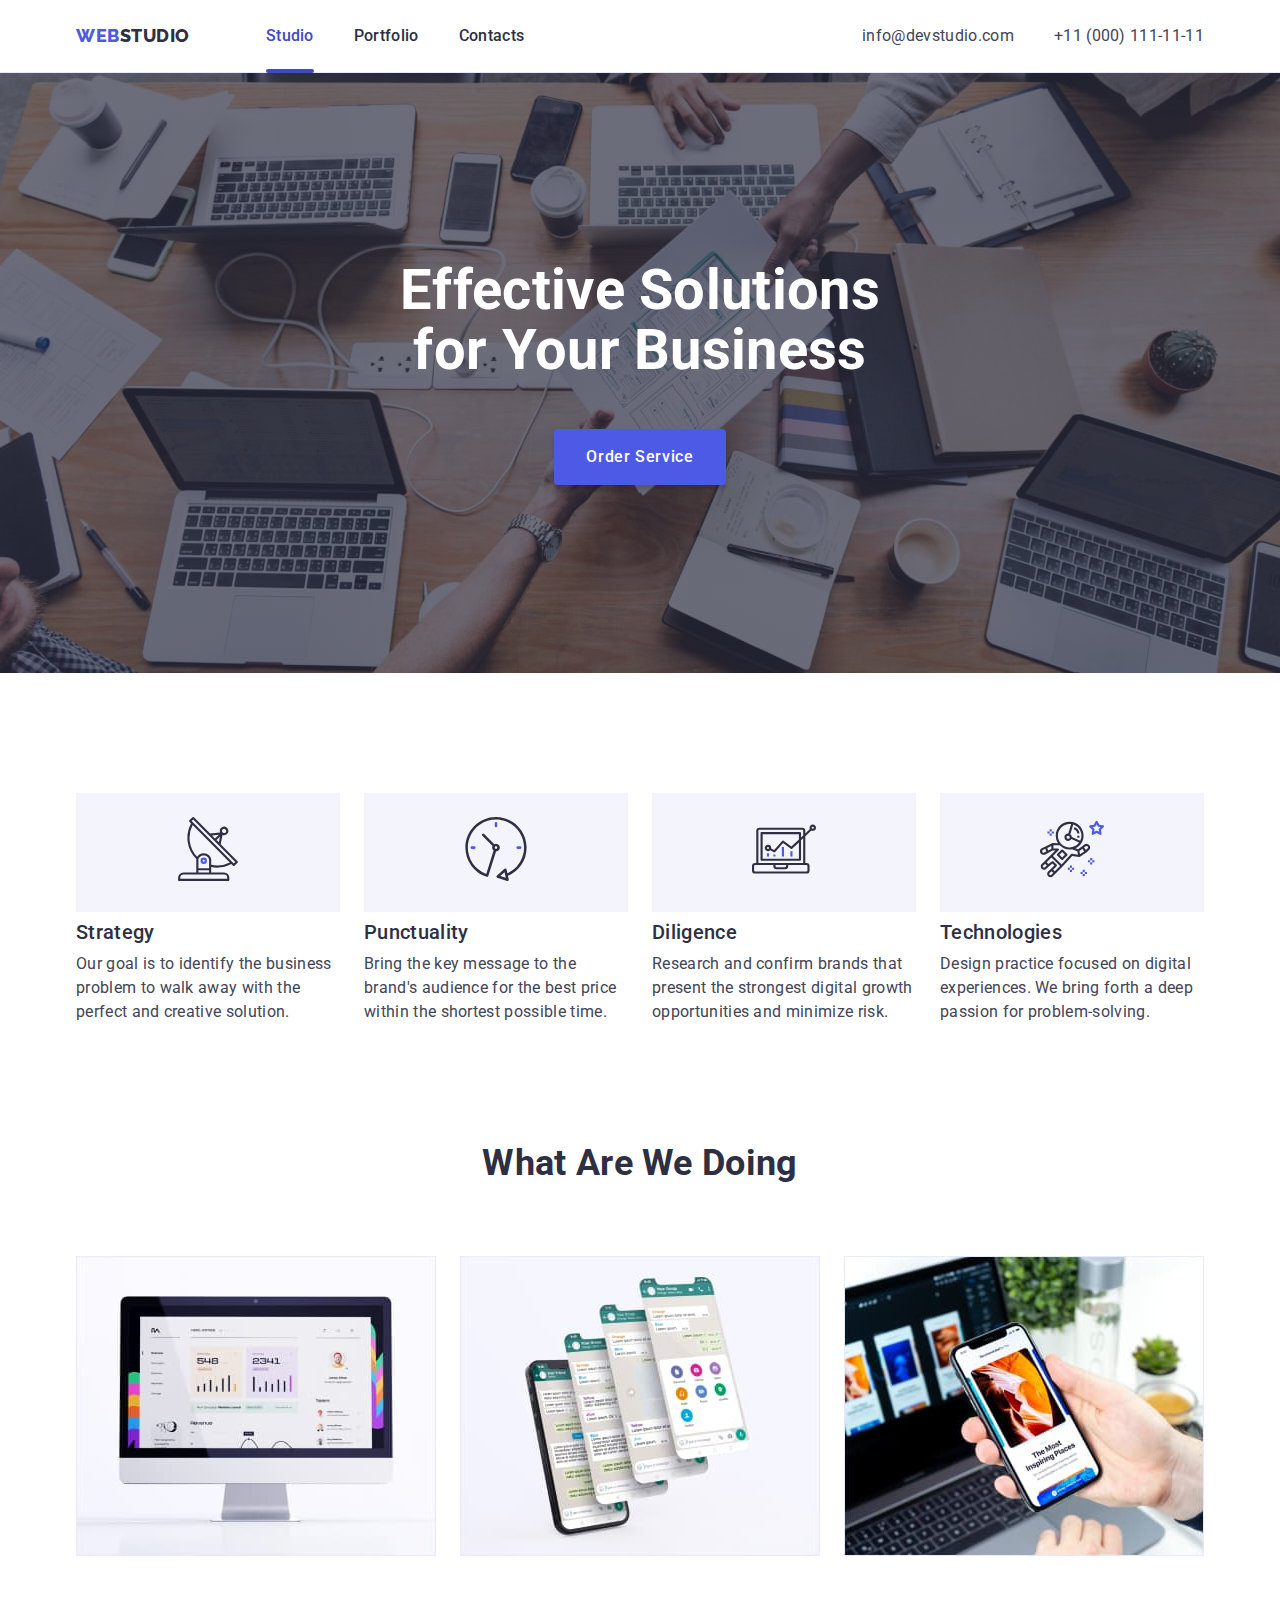
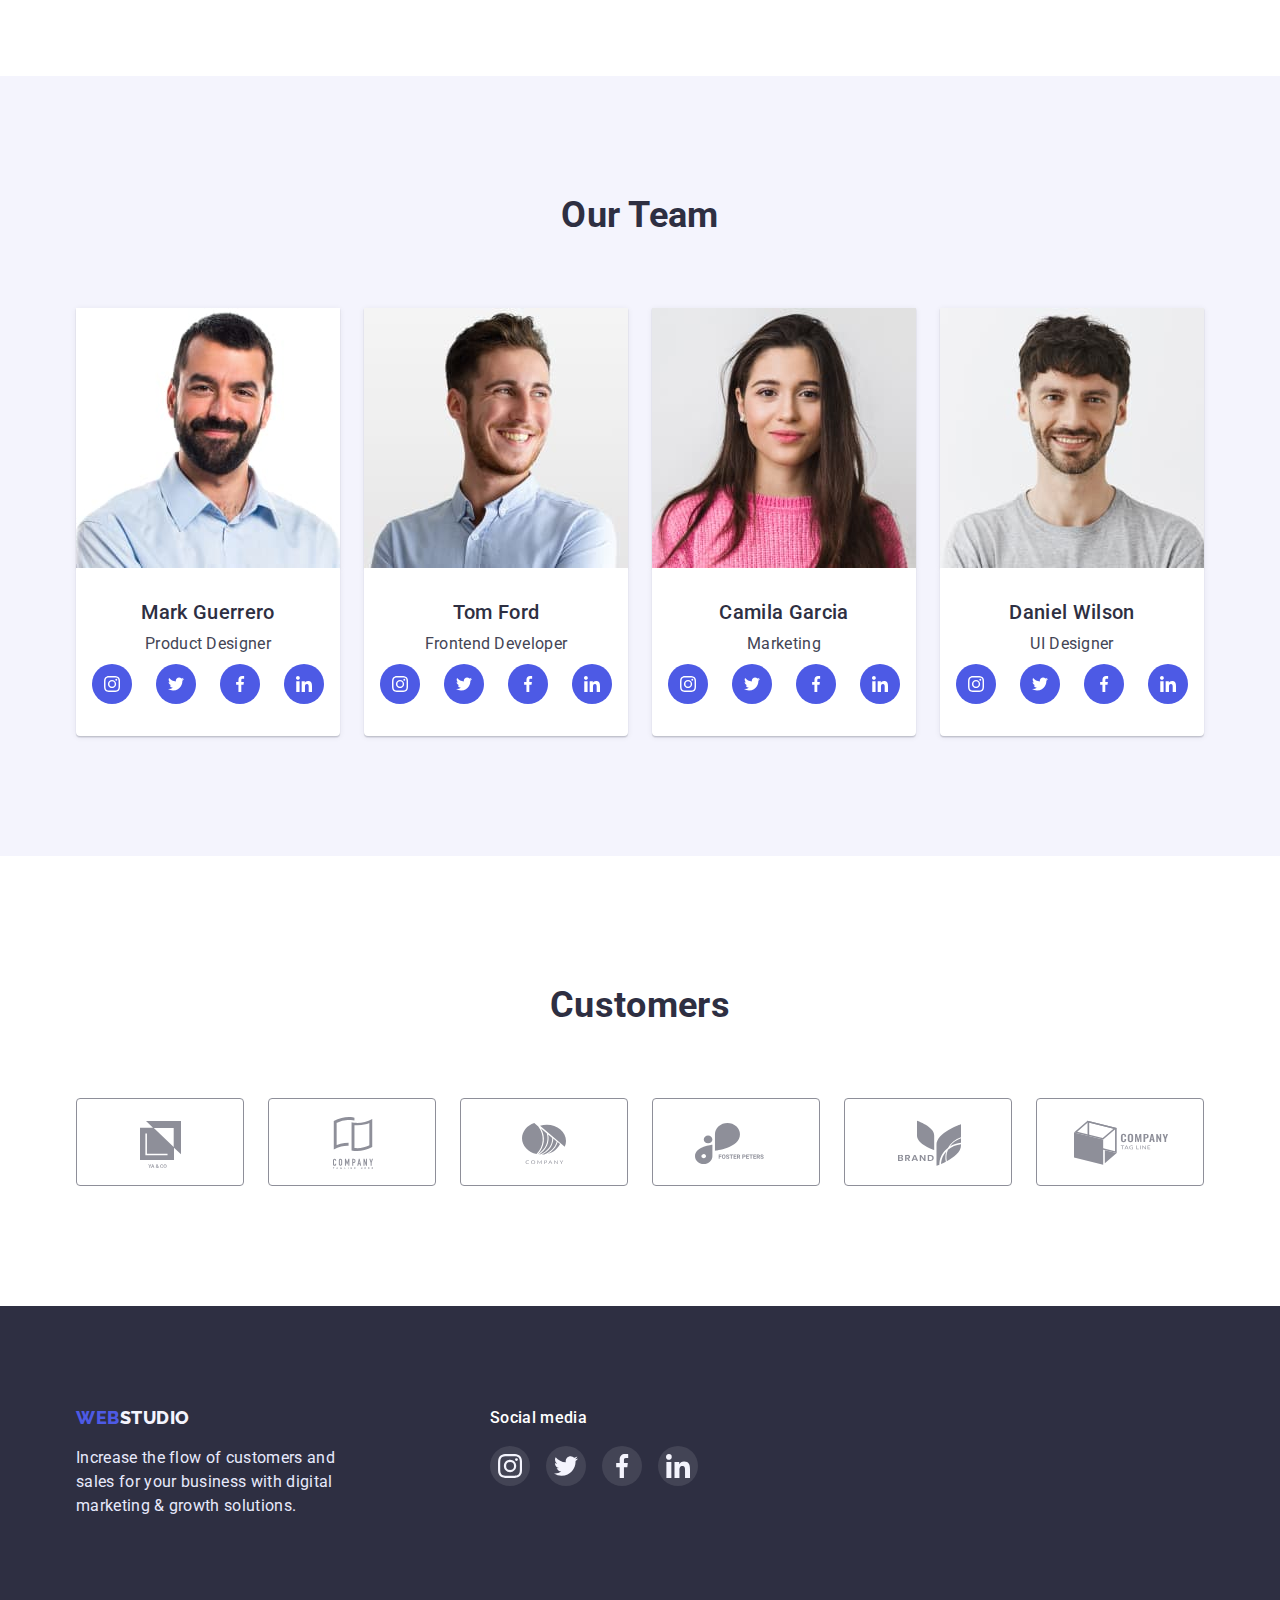
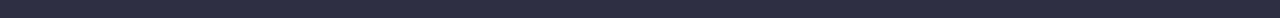
<file: index.html>
<!DOCTYPE html>
<html lang="en">
  <head>
    <meta charset="UTF-8" />
    <meta http-equiv="X-UA-Compatible" content="IE=edge" />
    <meta name="viewport" content="width=device-width, initial-scale=1.0" />
    <link rel="preconnect" href="https://fonts.googleapis.com" />
    <link rel="preconnect" href="https://fonts.gstatic.com" crossorigin />
    <link
      href="https://fonts.googleapis.com/css2?family=Raleway:wght@800&family=Roboto:wght@400;500;700;900&display=swap"
      rel="stylesheet"
    />
    <title>Studio</title>
    <link
      rel="stylesheet"
      href="https://cdnjs.cloudflare.com/ajax/libs/modern-normalize/1.0.0/modern-normalize.min.css"
    />
    <link rel="stylesheet" href="./css/styles.css" />
  </head>
  <body>
    <header class="header">
      <div class="header-container container">
        <nav class="header-nav">
          <a class="logo link" href="./index.html"
            >Web<span class="logo-dark">Studio</span></a
          >
          <ul class="header-list list">
            <li class="header-item">
              <a class="header-link link current" href="" aria-current="page"
                >Studio</a
              >
            </li>
            <li class="header-item">
              <a class="header-link link" href="./portfolio.html">Portfolio</a>
            </li>
            <li class="header-item">
              <a class="header-link link" href="">Contacts</a>
            </li>
          </ul>
        </nav>
        <address class="header-contact">
          <ul class="header-contact-list list">
            <li class="header-contact-item">
              <a
                class="header-contact-link link"
                href="mailto:info@devstudio.com"
                >info@devstudio.com</a
              >
            </li>
            <li class="header-contact-item">
              <a class="header-contact-link link" href="tel:++110001111111"
                >+11 (000) 111-11-11</a
              >
            </li>
          </ul>
        </address>
      </div>
    </header>
    <main>
      <!-- hero section-->
      <section class="hero-section section">
        <div class="hero-container container">
          <h1 class="hero-heading">Effective Solutions for Your Business</h1>
          <button class="hero-button btn" type="button" data-modal-open>
            Order Service
          </button>
          <div class="backdrop is-hidden" data-modal>
            <div class="modal">
              <button class="modal-close-btn" type="button" data-modal-close>
                <svg class="modal-close-icon" width="8" height="8">
                  <use href="./images/icons.svg#close-black"></use>
                </svg>
              </button>
            </div>
          </div>
        </div>
      </section>

      <!-- Section 1 -->
      <section class="features-section section">
        <div class="features-container container">
          <h2 class="visually-hidden">Our features</h2>
          <ul class="features-list flex-list list">
            <li class="features-item">
              <div class="features-icon-container">
                <svg class="features-icon" width="64" height="64">
                  <use href="./images/icons.svg#antenna"></use>
                </svg>
              </div>
              <h3 class="features-title undertitle">Strategy</h3>
              <p class="features-txt">
                Our goal is to identify the business problem to walk away with
                the perfect and creative solution.
              </p>
            </li>
            <li class="features-item">
              <div class="features-icon-container">
                <svg class="features-icon" width="64" height="64">
                  <use href="./images/icons.svg#clock"></use>
                </svg>
              </div>
              <h3 class="features-title undertitle">Punctuality</h3>
              <p class="features-txt">
                Bring the key message to the brand's audience for the best price
                within the shortest possible time.
              </p>
            </li>
            <li class="features-item">
              <div class="features-icon-container">
                <svg class="features-icon" width="64" height="64">
                  <use href="./images/icons.svg#diagram"></use>
                </svg>
              </div>
              <h3 class="features-title undertitle">Diligence</h3>
              <p class="features-txt">
                Research and confirm brands that present the strongest digital
                growth opportunities and minimize risk.
              </p>
            </li>
            <li class="features-item">
              <div class="features-icon-container">
                <svg class="features-icon" width="64" height="64">
                  <use href="./images/icons.svg#astronaut"></use>
                </svg>
              </div>
              <h3 class="features-title undertitle">Technologies</h3>
              <p class="features-txt">
                Design practice focused on digital experiences. We bring forth a
                deep passion for problem-solving.
              </p>
            </li>
          </ul>
        </div>
      </section>

      <!-- Section 2 -->
      <section class="works-section section">
        <div class="works-container container">
          <h2 class="works-title title">What are we doing</h2>
          <ul class="works-list flex-list list">
            <li class="works-item">
              <img
                class="works-img"
                src="./images/what-are-we-doing/rectangle1.jpg"
                alt="example of design"
                width="360"
                height="300"
              />
            </li>
            <li class="works-item">
              <img
                class="works-img"
                src="./images/what-are-we-doing/rectangle2.jpg"
                alt="another example of design"
                width="360"
                height="300"
              />
            </li>
            <li class="works-item">
              <img
                class="works-img"
                src="./images/what-are-we-doing/rectangle3.jpg"
                alt="and another one example of design"
                width="360"
                height="300"
              />
            </li>
          </ul>
        </div>
      </section>

      <!-- Section 3 -->
      <section class="team-section section">
        <div class="team-container container">
          <h2 class="team-title title">Our Team</h2>
          <ul class="team-list flex-list list">
            <li class="team-item">
              <img
                class="team-img"
                src="./images/our-team/img1.jpg"
                alt="photo of Mark Guerrero"
                width="264"
                height="260"
              />
              <div class="team-description-container">
                <h3 class="team-undertitle undertitle">Mark Guerrero</h3>
                <p class="team-txt">Product Designer</p>
                <ul class="team-social-list flex-list list">
                  <li class="team-social-item">
                    <a
                      class="team-social-link link"
                      href=""
                      target="_blank"
                      rel="noopener noreferrer"
                      aria-label="Instagram link"
                    >
                      <svg class="team-social-icon" width="16" height="16">
                        <use href="./images/icons.svg#instagram"></use>
                      </svg>
                    </a>
                  </li>
                  <li class="team-social-item">
                    <a
                      class="team-social-link link"
                      href=""
                      target="_blank"
                      rel="noopener noreferrer"
                      aria-label="Twitter link"
                    >
                      <svg class="team-social-icon" width="16" height="16">
                        <use href="./images/icons.svg#twitter"></use>
                      </svg>
                    </a>
                  </li>
                  <li class="team-social-item">
                    <a
                      class="team-social-link link"
                      href=""
                      target="_blank"
                      rel="noopener noreferrer"
                      aria-label="Facebook link"
                    >
                      <svg class="team-social-icon" width="16" height="16">
                        <use href="./images/icons.svg#facebook"></use>
                      </svg>
                    </a>
                  </li>
                  <li class="team-social-item">
                    <a
                      class="team-social-link link"
                      href=""
                      target="_blank"
                      rel="noopener noreferrer"
                      aria-label="Linkedin link"
                      ><svg class="team-social-icon" width="16" height="16">
                        <use href="./images/icons.svg#linkedin"></use>
                      </svg>
                    </a>
                  </li>
                </ul>
              </div>
            </li>
            <li class="team-item">
              <img
                class="team-img"
                src="./images/our-team/img2.jpg"
                alt="photo of Tom Ford"
                width="264"
                height="260"
              />
              <div class="team-description-container">
                <h3 class="team-undertitle undertitle">Tom Ford</h3>
                <p class="team-txt">Frontend Developer</p>
                <ul class="team-social-list flex-list list">
                  <li class="team-social-item">
                    <a
                      class="team-social-link link"
                      href=""
                      target="_blank"
                      rel="noopener noreferrer"
                      aria-label="Instagram link"
                      ><svg class="team-social-icon" width="16" height="16">
                        <use href="./images/icons.svg#instagram"></use>
                      </svg>
                    </a>
                  </li>
                  <li class="team-social-item">
                    <a
                      class="team-social-link link"
                      href=""
                      target="_blank"
                      rel="noopener noreferrer"
                      aria-label="Twitter link"
                      ><svg class="team-social-icon" width="16" height="16">
                        <use href="./images/icons.svg#twitter"></use>
                      </svg>
                    </a>
                  </li>
                  <li class="team-social-item">
                    <a
                      class="team-social-link link"
                      href=""
                      target="_blank"
                      rel="noopener noreferrer"
                      aria-label="Facebook link"
                      ><svg class="team-social-icon" width="16" height="16">
                        <use href="./images/icons.svg#facebook"></use>
                      </svg>
                    </a>
                  </li>
                  <li class="team-social-item">
                    <a
                      class="team-social-link link"
                      href=""
                      target="_blank"
                      rel="noopener noreferrer"
                      aria-label="Linkedin link"
                      ><svg class="team-social-icon" width="16" height="16">
                        <use href="./images/icons.svg#linkedin"></use>
                      </svg>
                    </a>
                  </li>
                </ul>
              </div>
            </li>
            <li class="team-item">
              <img
                class="team-img"
                src="./images/our-team/img3.jpg"
                alt="photo of Camila Garcia"
                width="264"
                height="260"
              />
              <div class="team-description-container">
                <h3 class="team-undertitle undertitle">Camila Garcia</h3>
                <p class="team-txt">Marketing</p>
                <ul class="team-social-list flex-list list">
                  <li class="team-social-item">
                    <a
                      class="team-social-link link"
                      href=""
                      target="_blank"
                      rel="noopener noreferrer"
                      aria-label="Instagram link"
                      ><svg class="team-social-icon" width="16" height="16">
                        <use href="./images/icons.svg#instagram"></use>
                      </svg>
                    </a>
                  </li>
                  <li class="team-social-item">
                    <a
                      class="team-social-link link"
                      href=""
                      target="_blank"
                      rel="noopener noreferrer"
                      aria-label="Twitter link"
                      ><svg class="team-social-icon" width="16" height="16">
                        <use href="./images/icons.svg#twitter"></use>
                      </svg>
                    </a>
                  </li>
                  <li class="team-social-item">
                    <a
                      class="team-social-link link"
                      href=""
                      target="_blank"
                      rel="noopener noreferrer"
                      aria-label="Facebook link"
                      ><svg class="team-social-icon" width="16" height="16">
                        <use href="./images/icons.svg#facebook"></use>
                      </svg>
                    </a>
                  </li>
                  <li class="team-social-item">
                    <a
                      class="team-social-link link"
                      href=""
                      target="_blank"
                      rel="noopener noreferrer"
                      aria-label="Linkedin link"
                      ><svg class="team-social-icon" width="16" height="16">
                        <use href="./images/icons.svg#linkedin"></use>
                      </svg>
                    </a>
                  </li>
                </ul>
              </div>
            </li>
            <li class="team-item">
              <img
                class="team-img"
                src="./images/our-team/img4.jpg"
                alt="photo of Daniel Wilson"
                width="264"
                height="260"
              />
              <div class="team-description-container">
                <h3 class="team-undertitle undertitle">Daniel Wilson</h3>
                <p class="team-txt">UI Designer</p>
                <ul class="team-social-list flex-list list">
                  <li class="team-social-item">
                    <a
                      class="team-social-link link"
                      href=""
                      target="_blank"
                      rel="noopener noreferrer"
                      aria-label="Instagram link"
                      ><svg class="team-social-icon" width="16" height="16">
                        <use href="./images/icons.svg#instagram"></use>
                      </svg>
                    </a>
                  </li>
                  <li class="team-social-item">
                    <a
                      class="team-social-link link"
                      href=""
                      target="_blank"
                      rel="noopener noreferrer"
                      aria-label="Twitter link"
                      ><svg class="team-social-icon" width="16" height="16">
                        <use href="./images/icons.svg#twitter"></use>
                      </svg>
                    </a>
                  </li>
                  <li class="team-social-item">
                    <a
                      class="team-social-link link"
                      href=""
                      target="_blank"
                      rel="noopener noreferrer"
                      aria-label="Facebook link"
                      ><svg class="team-social-icon" width="16" height="16">
                        <use href="./images/icons.svg#facebook"></use>
                      </svg>
                    </a>
                  </li>
                  <li class="team-social-item">
                    <a
                      class="team-social-link link"
                      href=""
                      target="_blank"
                      rel="noopener noreferrer"
                      aria-label="Linkedin link"
                      ><svg class="team-social-icon" width="16" height="16">
                        <use href="./images/icons.svg#linkedin"></use>
                      </svg>
                    </a>
                  </li>
                </ul>
              </div>
            </li>
          </ul>
        </div>
      </section>

      <!-- customers section -->
      <section class="custromers-section section">
        <div class="customers-container container">
          <h2 class="customers-title title">Customers</h2>
          <ul class="customers-list flex-list list">
            <li class="customers-item">
              <a
                class="customers-link link"
                href=""
                target="_blank"
                rel="noopener noreferrer"
              >
                <svg class="customers-icon" width="104" height="56">
                  <use href="./images/icons.svg#logo1"></use>
                </svg>
              </a>
            </li>
            <li class="customers-item">
              <a
                class="customers-link link"
                href=""
                target="_blank"
                rel="noopener noreferrer"
                ><svg class="customers-icon" width="104" height="56">
                  <use href="./images/icons.svg#logo2"></use>
                </svg>
              </a>
            </li>
            <li class="customers-item">
              <a
                class="customers-link link"
                href=""
                target="_blank"
                rel="noopener noreferrer"
                ><svg class="customers-icon" width="104" height="56">
                  <use href="./images/icons.svg#logo3"></use>
                </svg>
              </a>
            </li>
            <li class="customers-item">
              <a
                class="customers-link link"
                href=""
                target="_blank"
                rel="noopener noreferrer"
                ><svg class="customers-icon" width="104" height="56">
                  <use href="./images/icons.svg#logo4"></use>
                </svg>
              </a>
            </li>
            <li class="customers-item">
              <a
                class="customers-link link"
                href=""
                target="_blank"
                rel="noopener noreferrer"
                ><svg class="customers-icon" width="104" height="56">
                  <use href="./images/icons.svg#logo5"></use>
                </svg>
              </a>
            </li>
            <li class="customers-item">
              <a
                class="customers-link link"
                href=""
                target="_blank"
                rel="noopener noreferrer"
                ><svg class="customers-icon" width="104" height="56">
                  <use href="./images/icons.svg#logo6"></use>
                </svg>
              </a>
            </li>
          </ul>
        </div>
      </section>
    </main>
    <!-- footer section-->
    <footer class="footer">
      <div class="footer-container container">
        <div class="footer-logo-container">
          <a class="footer-logo logo link" href="./index.html"
            >Web<span class="footer-logo-light">Studio</span></a
          >
          <p class="footer-txt">
            Increase the flow of customers and sales for your business with
            digital marketing &amp; growth solutions.
          </p>
        </div>
        <div class="footer-social-container">
          <p class="footer-social-txt">Social media</p>
          <ul class="footer-social-list list">
            <li class="footer-social-item">
              <a
                class="footer-social-link link"
                href=""
                target="_blank"
                rel="noopener noreferrer"
                aria-label="Instagram link"
              >
                <svg class="footer-social-icon" width="24" height="24">
                  <use href="./images/icons.svg#instagram"></use>
                </svg>
              </a>
            </li>
            <li class="footer-social-item">
              <a
                class="footer-social-link link"
                href=""
                target="_blank"
                rel="noopener noreferrer"
                aria-label="Twitter link"
                ><svg class="footer-social-icon" width="24" height="24">
                  <use href="./images/icons.svg#twitter"></use>
                </svg>
              </a>
            </li>
            <li class="footer-social-item">
              <a
                class="footer-social-link link"
                href=""
                target="_blank"
                rel="noopener noreferrer"
                aria-label="Facebook link"
                ><svg class="footer-social-icon" width="24" height="24">
                  <use href="./images/icons.svg#facebook"></use>
                </svg>
              </a>
            </li>
            <li class="footer-social-item">
              <a
                class="footer-social-link link"
                href=""
                target="_blank"
                rel="noopener noreferrer"
                aria-label="Linkedin link"
                ><svg class="footer-social-icon" width="24" height="24">
                  <use href="./images/icons.svg#linkedin"></use>
                </svg>
              </a>
            </li>
          </ul>
        </div>
      </div>
    </footer>
    <script src="./js/modal.js"></script>
  </body>
</html>
</file>
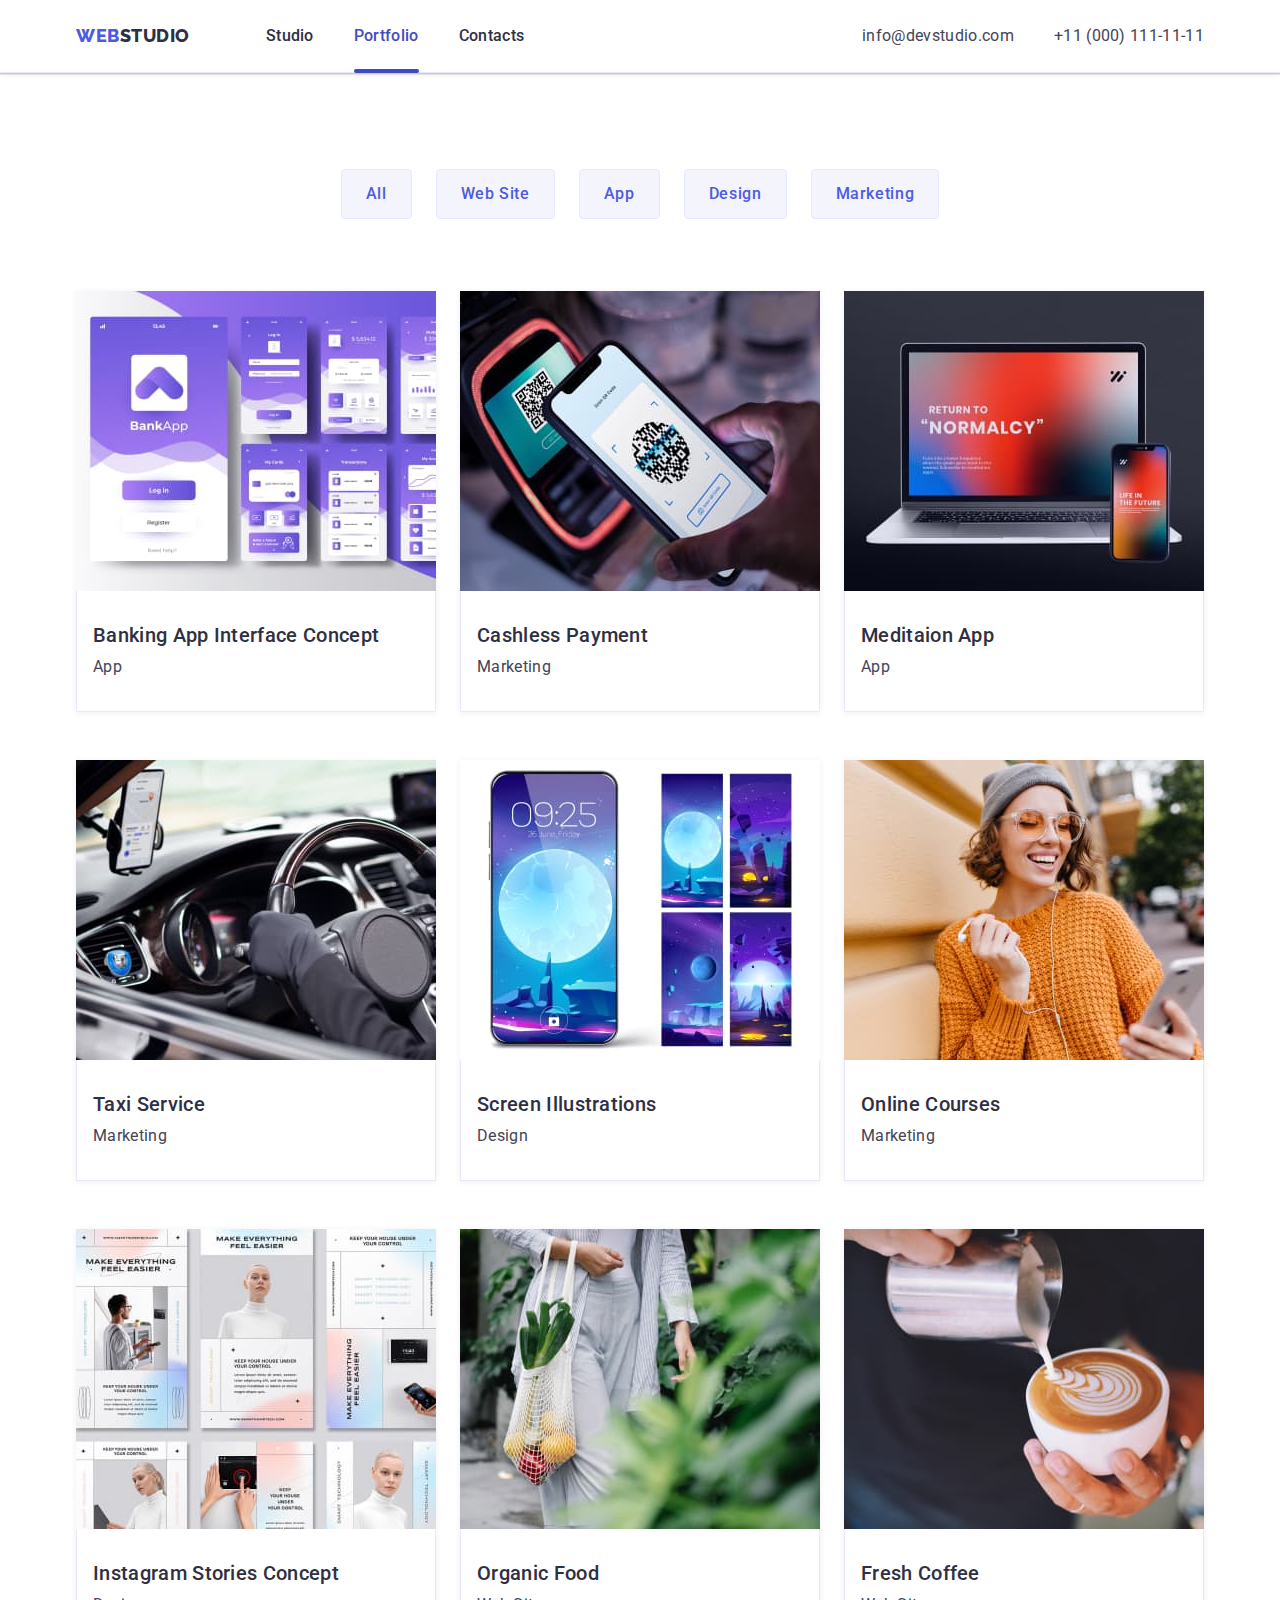
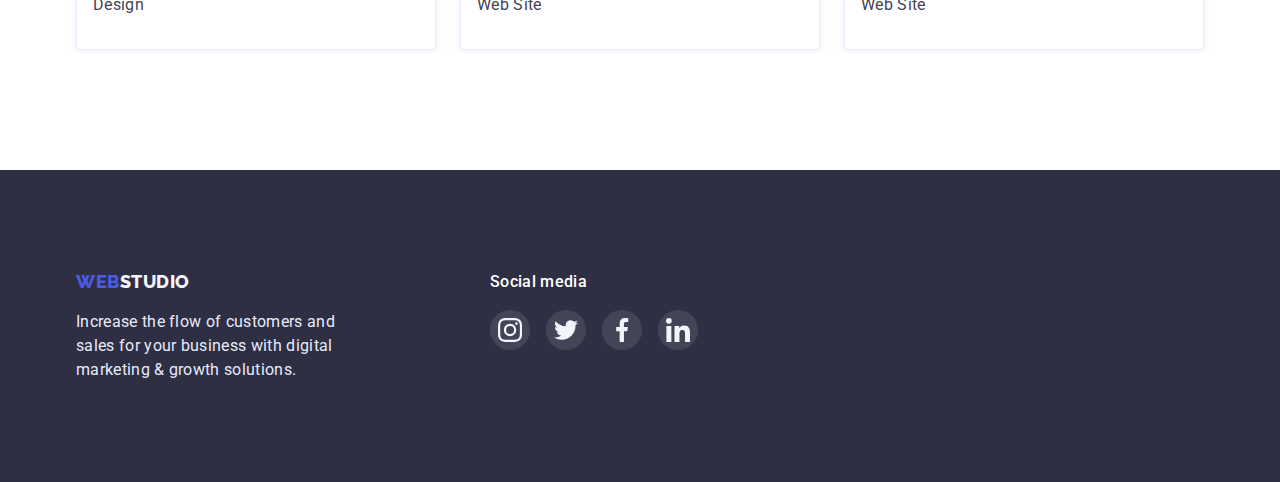
<file: portfolio.html>
<!DOCTYPE html>
<html lang="en">
  <head>
    <meta charset="UTF-8" />
    <meta http-equiv="X-UA-Compatible" content="IE=edge" />
    <meta name="viewport" content="width=device-width, initial-scale=1.0" />
    <link rel="preconnect" href="https://fonts.googleapis.com" />
    <link rel="preconnect" href="https://fonts.gstatic.com" crossorigin />
    <link
      href="https://fonts.googleapis.com/css2?family=Raleway:wght@800&family=Roboto:wght@400;500;700;900&display=swap"
      rel="stylesheet"
    />
    <title>Portfolio</title>
    <link
      rel="stylesheet"
      href="https://cdnjs.cloudflare.com/ajax/libs/modern-normalize/1.0.0/modern-normalize.min.css"
    />
    <link rel="stylesheet" href="./css/styles.css" />
  </head>
  <body>
    <header class="header">
      <div class="header-container container">
        <nav class="header-nav">
          <a class="logo link" href="./index.html"
            >Web<span class="logo-dark">Studio</span></a
          >
          <ul class="header-list list">
            <li class="header-item">
              <a class="header-link link" href="./index.html">Studio</a>
            </li>
            <li class="header-item">
              <a
                class="header-link link current"
                href="./portfolio.html"
                aria-current="page"
                >Portfolio</a
              >
            </li>
            <li class="header-item">
              <a class="header-link link" href="">Contacts</a>
            </li>
          </ul>
        </nav>
        <address class="header-contact">
          <ul class="header-contact-list list">
            <li class="header-contact-item">
              <a
                class="header-contact-link link"
                href="mailto:info@devstudio.com"
                >info@devstudio.com</a
              >
            </li>
            <li class="header-contact-item">
              <a class="header-contact-link link" href="tel:++110001111111"
                >+11 (000) 111-11-11</a
              >
            </li>
          </ul>
        </address>
      </div>
    </header>
    <main>
      <!-- filter buttons -->
      <section class="portfolio-section section">
        <div class="portfolio-container container">
          <h1 class="visually-hidden">Portfolio</h1>
          <ul class="portfolio-btn-list flex-list list">
            <li class="portfolio-btn-item">
              <button class="portfolio-filter-btn btn" type="button">
                All
              </button>
            </li>
            <li class="portfolio-btn-item">
              <button class="portfolio-filter-btn btn" type="button">
                Web Site
              </button>
            </li>
            <li class="portfolio-btn-item">
              <button class="portfolio-filter-btn btn" type="button">
                App
              </button>
            </li>
            <li class="portfolio-btn-item">
              <button class="portfolio-filter-btn btn" type="button">
                Design
              </button>
            </li>
            <li class="portfolio-btn-item">
              <button class="portfolio-filter-btn btn" type="button">
                Marketing
              </button>
            </li>
          </ul>

          <!-- projects -->

          <ul class="portfolio-list flex-list list">
            <li class="portfolio-item">
              <a class="portfolio-link link" href="">
                <div class="portfolio-thumb">
                  <img
                    class="portfolio-img"
                    src="./images/portfolio/project-card1.jpg"
                    alt="Banking app interface"
                    width="360"
                    height="300"
                  />
                  <div class="portfolio-overlay-container container">
                    <p class="portfolio-overlay-txt">
                      14 Stylish and User-Friendly App Design Concepts · Task
                      Manager App · Calorie Tracker App · Exotic Fruit Ecommerce
                      App · Cloud Storage App
                    </p>
                  </div>
                </div>

                <div class="portfolio-cards-description">
                  <h2 class="portfolio-title undertitle">
                    Banking App Interface Concept
                  </h2>
                  <p>App</p>
                </div>
              </a>
            </li>
            <li class="portfolio-item">
              <a class="portfolio-link link" href="">
                <div class="portfolio-thumb">
                  <img
                    class="portfolio-img"
                    src="./images/portfolio/project-card2.jpg"
                    alt="Cashless payment by phone"
                    width="360"
                    height="300"
                  />
                  <div class="portfolio-overlay-container container">
                    <p class="portfolio-overlay-txt">
                      14 Stylish and User-Friendly App Design Concepts · Task
                      Manager App · Calorie Tracker App · Exotic Fruit Ecommerce
                      App · Cloud Storage App
                    </p>
                  </div>
                </div>

                <div class="portfolio-cards-description">
                  <h2 class="portfolio-title undertitle">Cashless Payment</h2>
                  <p>Marketing</p>
                </div>
              </a>
            </li>
            <li class="portfolio-item">
              <a class="portfolio-link link" href=""
                ><div class="portfolio-thumb">
                  <img
                    class="portfolio-img"
                    src="./images/portfolio/project-card3.jpg"
                    alt="Notebook and a phone with Meditation app presentation on their screens"
                    width="360"
                    height="300"
                  />
                  <div class="portfolio-overlay-container container">
                    <p class="portfolio-overlay-txt">
                      14 Stylish and User-Friendly App Design Concepts · Task
                      Manager App · Calorie Tracker App · Exotic Fruit Ecommerce
                      App · Cloud Storage App
                    </p>
                  </div>
                </div>

                <div class="portfolio-cards-description">
                  <h2 class="portfolio-title undertitle">Meditaion App</h2>
                  <p>App</p>
                </div></a
              >
            </li>
            <li class="portfolio-item">
              <a class="portfolio-link link" href=""
                ><div class="portfolio-thumb">
                  <img
                    class="portfolio-img"
                    src="./images/portfolio/project-card4.jpg"
                    alt="Taxi driver is using phone guiding"
                    width="360"
                    height="300"
                  />
                  <div class="portfolio-overlay-container container">
                    <p class="portfolio-overlay-txt">
                      14 Stylish and User-Friendly App Design Concepts · Task
                      Manager App · Calorie Tracker App · Exotic Fruit Ecommerce
                      App · Cloud Storage App
                    </p>
                  </div>
                </div>

                <div class="portfolio-cards-description">
                  <h2 class="portfolio-title undertitle">Taxi Service</h2>
                  <p>Marketing</p>
                </div></a
              >
            </li>
            <li class="portfolio-item">
              <a class="portfolio-link link" href=""
                ><div class="portfolio-thumb">
                  <img
                    class="portfolio-img"
                    src="./images/portfolio/project-card5.jpg"
                    alt="Design of screen illustrations"
                    width="360"
                    height="300"
                  />
                  <div class="portfolio-overlay-container container">
                    <p class="portfolio-overlay-txt">
                      14 Stylish and User-Friendly App Design Concepts · Task
                      Manager App · Calorie Tracker App · Exotic Fruit Ecommerce
                      App · Cloud Storage App
                    </p>
                  </div>
                </div>

                <div class="portfolio-cards-description">
                  <h2 class="portfolio-title undertitle">
                    Screen Illustrations
                  </h2>
                  <p>Design</p>
                </div></a
              >
            </li>
            <li class="portfolio-item">
              <a class="portfolio-link link" href=""
                ><div class="portfolio-thumb">
                  <img
                    class="portfolio-img"
                    src="./images/portfolio/project-card6.jpg"
                    alt="Smiling girl taking courses online"
                    width="360"
                    height="300"
                  />
                  <div class="portfolio-overlay-container container">
                    <p class="portfolio-overlay-txt">
                      14 Stylish and User-Friendly App Design Concepts · Task
                      Manager App · Calorie Tracker App · Exotic Fruit Ecommerce
                      App · Cloud Storage App
                    </p>
                  </div>
                </div>

                <div class="portfolio-cards-description">
                  <h2 class="portfolio-title undertitle">Online Courses</h2>
                  <p>Marketing</p>
                </div></a
              >
            </li>
            <li class="portfolio-item">
              <a class="portfolio-link link" href=""
                ><div class="portfolio-thumb">
                  <img
                    class="portfolio-img"
                    src="./images/portfolio/project-card7.jpg"
                    alt="Stylish Instagram stories example"
                    width="360"
                    height="300"
                  />
                  <div class="portfolio-overlay-container container">
                    <p class="portfolio-overlay-txt">
                      14 Stylish and User-Friendly App Design Concepts · Task
                      Manager App · Calorie Tracker App · Exotic Fruit Ecommerce
                      App · Cloud Storage App
                    </p>
                  </div>
                </div>

                <div class="portfolio-cards-description">
                  <h2 class="portfolio-title undertitle">
                    Instagram Stories Concept
                  </h2>
                  <p>Design</p>
                </div></a
              >
            </li>
            <li class="portfolio-item">
              <a class="portfolio-link link" href=""
                ><div class="portfolio-thumb">
                  <img
                    class="portfolio-img"
                    src="./images/portfolio/project-card8.jpg"
                    alt="Woman with a bag of vegetables"
                    width="360"
                    height="300"
                  />
                  <div class="portfolio-overlay-container container">
                    <p class="portfolio-overlay-txt">
                      14 Stylish and User-Friendly App Design Concepts · Task
                      Manager App · Calorie Tracker App · Exotic Fruit Ecommerce
                      App · Cloud Storage App
                    </p>
                  </div>
                </div>

                <div class="portfolio-cards-description">
                  <h2 class="portfolio-title undertitle">Organic Food</h2>
                  <p>Web Site</p>
                </div></a
              >
            </li>
            <li class="portfolio-item">
              <a class="portfolio-link link" href=""
                ><div class="portfolio-thumb">
                  <img
                    class="portfolio-img"
                    src="./images/portfolio/project-card9.jpg"
                    alt="man making Latte Art "
                    width="360"
                    height="300"
                  />
                  <div class="portfolio-overlay-container container">
                    <p class="portfolio-overlay-txt">
                      14 Stylish and User-Friendly App Design Concepts · Task
                      Manager App · Calorie Tracker App · Exotic Fruit Ecommerce
                      App · Cloud Storage App
                    </p>
                  </div>
                </div>

                <div class="portfolio-cards-description">
                  <h2 class="portfolio-title undertitle">Fresh Coffee</h2>
                  <p>Web Site</p>
                </div></a
              >
            </li>
          </ul>
        </div>
      </section>
    </main>
    <!-- footer section-->
    <footer class="footer">
      <div class="footer-container container">
        <div class="footer-logo-container">
          <a class="footer-logo logo link" href="./index.html"
            >Web<span class="footer-logo-light">Studio</span></a
          >
          <p class="footer-txt">
            Increase the flow of customers and sales for your business with
            digital marketing &amp; growth solutions.
          </p>
        </div>
        <div class="footer-social-container">
          <p class="footer-social-txt">Social media</p>
          <ul class="footer-social-list list">
            <li class="footer-social-item">
              <a
                class="footer-social-link link"
                href=""
                target="_blank"
                rel="noopener noreferrer"
                aria-label="Instagram link"
              >
                <svg class="footer-social-icon" width="24" height="24">
                  <use href="./images/icons.svg#instagram"></use>
                </svg>
              </a>
            </li>
            <li class="footer-social-item">
              <a
                class="footer-social-link link"
                href=""
                target="_blank"
                rel="noopener noreferrer"
                aria-label="Twitter link"
                ><svg class="footer-social-icon" width="24" height="24">
                  <use href="./images/icons.svg#twitter"></use>
                </svg>
              </a>
            </li>
            <li class="footer-social-item">
              <a
                class="footer-social-link link"
                href=""
                target="_blank"
                rel="noopener noreferrer"
                aria-label="Facebook link"
                ><svg class="footer-social-icon" width="24" height="24">
                  <use href="./images/icons.svg#facebook"></use>
                </svg>
              </a>
            </li>
            <li class="footer-social-item">
              <a
                class="footer-social-link link"
                href=""
                target="_blank"
                rel="noopener noreferrer"
                aria-label="Linkedin link"
                ><svg class="footer-social-icon" width="24" height="24">
                  <use href="./images/icons.svg#linkedin"></use>
                </svg>
              </a>
            </li>
          </ul>
        </div>
      </div>
    </footer>
  </body>
</html>
</file>
<file: css/styles.css>
:root {
  --main-txt-cl: #434455;
  --dark-txt-cl: #2e2f42;
  --accent-txt-cl: #e7e9fc;
  --light-txt-cl: #f4f4fd;

  --success-cl: rgb(49, 208, 170);
  --succes-75-cl: rgba(49, 208, 170, 0.75);
  --succes-50-cl: rgba(49, 208, 170, 0.5);
  --succes-10-cl: rgba(49, 208, 170, 0.1);

  --pressed-state-cl: #404bbf;
  --primary-brand-cl: #4d5ae5;

  --main-bg-cl: #fff;
  --dark-bg-cl: #2e2f42;
  --modal-overlay: rgba(46, 47, 66, 0.4);
  --light-bg-cl: #f4f4fd;
  --accent-bg-cl: #e7e9fc;
  --subtle-txt-cl: #8e8f99;

  --transition-time: 250ms cubic-bezier(0.4, 0, 0.2, 1);
}

/* reset start */
h1,
h2,
h3,
h4,
h5,
h6,
p {
  margin: 0;
}

ul {
  margin: 0;
  padding: 0;
  list-style: none;
}

button {
  border: transparent;
  cursor: pointer;
}

img {
  display: block;
  max-width: 100%;
  height: auto;
}
/* reset end */

/* global styles */
body {
  margin: 0;
  font-family: "Roboto", sans-serif;
  font-weight: 400;
  font-size: 16px;
  line-height: 1.5;
  letter-spacing: 0.02em;
  color: var(--main-txt-cl);
  background-color: var(--main-bg-cl);
}

/* base styles */
.container {
  max-width: 1158px;
  padding: 0 15px;
  margin: 0 auto;
}

.section {
  padding-top: 120px;
  padding-bottom: 120px;
}

.flex-list {
  display: flex;
  column-gap: 24px;
}

.link {
  color: currentColor;
  text-decoration: none;
}

.btn {
  font-family: inherit;
  font-weight: 500;
  font-size: 16px;
  line-height: 1.5;
  letter-spacing: 0.04em;
  color: var(--main-bg-cl);
  background-color: var(--primary-brand-cl);
  border-radius: 4px;
  transition: color var(--transition-time),
    background-color var(--transition-time), box-shadow var(--transition-time);
}

.btn:hover,
.btn:focus {
  color: var(--main-bg-cl);
  background-color: var(--pressed-state-cl);
  box-shadow: 0px 2px 1px 0px rgba(46, 47, 66, 0.08),
    0px 1px 1px 0px rgba(46, 47, 66, 0.16),
    0px 1px 6px 0px rgba(46, 47, 66, 0.08);
}

.title {
  margin-bottom: 72px;
  font-weight: 700;
  font-size: 36px;
  line-height: 1.11;
  text-align: center;
  text-transform: capitalize;
  color: var(--dark-txt-cl);
}

.undertitle {
  margin-bottom: 8px;
  font-weight: 500;
  font-size: 20px;
  line-height: 1.2;
  color: var(--dark-txt-cl);
}

/* header */
.header {
  border-bottom: 1px solid #e7e9fc;
  box-shadow: 0px 2px 1px rgba(46, 47, 66, 0.08),
    0px 1px 1px rgba(46, 47, 66, 0.16), 0px 1px 6px rgba(46, 47, 66, 0.08);
}

.header-container {
  display: flex;
}

.header-list,
.header-contact-list {
  display: flex;
  gap: 40px;
}

.header-contact {
  margin-left: auto;
}

.header-nav,
.header-contact-list {
  display: flex;
  align-items: center;
}

.logo {
  margin-right: 76px;
  padding-top: 24px;
  padding-bottom: 24px;
  font-family: "Raleway", sans-serif;
  font-weight: 800;
  font-size: 18px;
  line-height: 1.33;
  letter-spacing: 0.03em;
  text-transform: uppercase;
  color: var(--primary-brand-cl);
  transition: color var(--transition-time);
}

.logo-dark {
  color: var(--dark-txt-cl);
}

.header-list .header-link {
  display: block;
  padding-top: 24px;
  padding-bottom: 24px;
  font-weight: 500;
  color: var(--dark-txt-cl);
  transition: color var(--transition-time);
}

.header-contact-list .header-contact-link {
  display: block;
  padding-top: 24px;
  padding-bottom: 24px;
  font-style: normal;
  color: var(--main-txt-cl);
  transition: color var(--transition-time);
}

.logo:hover,
.logo:focus,
.header-link:hover,
.header-link:focus,
.header-contact-link:hover,
.header-contact-link:focus {
  color: var(--pressed-state-cl);
}

.link.current {
  color: var(--pressed-state-cl);
  position: relative;
}

.current::after {
  content: "";
  display: block;
  position: absolute;
  bottom: -1px;
  width: 100%;
  height: 4px;
  background: var(--pressed-state-cl);
  border-radius: 2px;
}

/* hero section */
.hero-section {
  padding: 188px 0;
  margin-left: auto;
  margin-right: auto;
  max-width: 1440px;
  height: 600px;
  background-image: linear-gradient(
      rgba(46, 47, 66, 0.7),
      rgba(46, 47, 66, 0.7)
    ),
    url(../images/hero/people-office1.jpg);
  background-size: cover;
  background-position: center;
  background-repeat: no-repeat;
}

.hero-container {
  text-align: center;
}

.hero-heading {
  width: 494px;
  margin-left: auto;
  margin-right: auto;
  margin-bottom: 48px;
  font-weight: 700;
  font-size: 56px;
  line-height: 1.07;
  color: var(--main-bg-cl);
}

.hero-button {
  padding: 16px 32px;
  box-shadow: 0px 4px 4px rgba(0, 0, 0, 0.15);
}

.backdrop {
  position: fixed;
  top: 0;
  left: 0;
  width: 100%;
  height: 100%;
  background-color: var(--modal-overlay);
  opacity: 1;
  visibility: visible;
  transition: opacity var(--transition-time), visibility var(--transition-time);
}

.backdrop.is-hidden {
  visibility: hidden;
  opacity: 0;
  pointer-events: none;
}

.backdrop.is-hidden .modal {
  transform: translate(-50%, -50%) scale(0.5);
}

.modal {
  position: absolute;
  top: 50%;
  left: 50%;
  transform: translate(-50%, -50%) scale(1);
  width: 408px;
  height: 576px;
  background-color: #fcfcfc;
  box-shadow: 0px 1px 1px rgba(0, 0, 0, 0.14), 0px 1px 3px rgba(0, 0, 0, 0.12),
    0px 2px 1px rgba(0, 0, 0, 0.2);
  border-radius: 4px;
  transition: transform var(--transition-time);
}

.modal-close-btn {
  position: absolute;
  display: flex;
  align-items: center;
  justify-content: center;
  padding: 0;
  right: 24px;
  top: 24px;
  color: #000;
  width: 24px;
  height: 24px;
  background-color: var(--accent-bg-cl);
  border-radius: 50%;
  border: 1px solid rgba(0, 0, 0, 0.1);
  transition: border-color var(--transition-time),
    background-color var(--transition-time), color var(--transition-time);
}

.modal-close-btn:hover,
.modal-close-btn:focus {
  border-color: #404bbf;
  background-color: var(--pressed-state-cl);
  color: var(--main-bg-cl);
}

.modal-close-icon {
  fill: currentColor;
}

/* fetures section */
.features-container {
  display: flex;
}

.visually-hidden {
  position: absolute;
  width: 1px;
  height: 1px;
  margin: -1px;
  border: 0;
  padding: 0;
  white-space: nowrap;
  clip-path: inset(100%);
  clip: rect(0 0 0 0);
  overflow: hidden;
}

.features-item {
  flex-basis: calc(100% / 4);
}

.features-icon-container {
  text-align: center;
  padding-top: 24px;
  padding-bottom: 24px;
  margin-bottom: 8px;
  background-color: var(--light-bg-cl);
}

/* works section */
.works-section {
  padding-top: 0;
}

.works-container {
  max-width: 1158px;
  padding: 0 15px;
  margin: 0 auto;
}

.works-item {
  flex-basis: calc(100% / 3);
}

/* team sections */
.team-section {
  text-align: center;
  background-color: var(--light-bg-cl);
}

.team-item {
  flex-basis: calc(100% / 4);
}

.team-img {
  box-shadow: 0px 1px 6px rgba(46, 47, 66, 0.08),
    0px 1px 1px rgba(46, 47, 66, 0.16), 0px 2px 1px rgba(46, 47, 66, 0.08);
}

.team-description-container {
  padding: 32px 16px;
  background-color: var(--main-bg-cl);
  box-shadow: 0px 1px 6px rgba(46, 47, 66, 0.08),
    0px 1px 1px rgba(46, 47, 66, 0.16), 0px 2px 1px rgba(46, 47, 66, 0.08);
  border-radius: 0px 0px 4px 4px;
}

.team-txt {
  margin-bottom: 8px;
}

.team-social-link {
  display: flex;
  align-items: center;
  justify-content: center;
  width: 40px;
  height: 40px;
  background-color: var(--primary-brand-cl);
  border-radius: 50%;
  color: var(--light-txt-cl);
  transition: background-color var(--transition-time);
}

.team-social-icon {
  fill: var(--main-bg-cl);
}

.team-social-link:hover,
.team-social-link:focus {
  background-color: var(--pressed-state-cl);
}

/* custromers section */
.custromers-section {
  padding-top: 130px;
}

.customers-link {
  display: flex;
  width: 168px;
  height: 88px;
  justify-content: center;
  align-items: center;
  color: var(--subtle-txt-cl);
  border: 1px solid var(--subtle-txt-cl);
  border-radius: 4px;
  transition: border var(--transition-time), color var(--transition-time);
}

.customers-icon {
  display: block;
  fill: currentColor;
}

.customers-link:hover,
.customers-link:focus {
  border: 1px solid var(--pressed-state-cl);
  color: var(--pressed-state-cl);
}

/* footer */
.footer {
  padding: 0 15px;
  padding-top: 100px;
  padding-bottom: 100px;
  color: var(--accent-txt-cl);
  background-color: var(--dark-bg-cl);
}

.footer-container {
  display: flex;
  max-width: 1158px;
  padding: 0 15px;
  margin: 0 auto;
  gap: 120px;
}

.footer-logo {
  display: block;
  margin: 0;
  padding: 0;
  margin-bottom: 16px;
}

.footer-logo-container {
  max-width: 294px;
}

.footer-logo-light {
  color: var(--light-txt-cl);
}

.footer-social-txt {
  margin-bottom: 16px;
  font-weight: 500;
  color: var(--main-bg-cl);
}

.footer-social-list {
  display: flex;
  gap: 16px;
}

.footer-social-link {
  display: flex;
  align-items: center;
  justify-content: center;
  width: 40px;
  height: 40px;
  background-color: rgba(255, 255, 255, 0.1);
  border-radius: 50%;
  color: var(--light-txt-cl);
  transition: color var(--transition-time),
    background-color var(--transition-time);
}

.footer-social-icon {
  fill: currentColor;
}

.footer-social-link:hover,
.footer-social-link:focus {
  color: var(--light-txt-cl);
  background-color: var(--success-cl);
}

/* portfolio  */
.portfolio-section {
  padding-top: 96px;
}

.portfolio-btn-list {
  justify-content: center;
  margin-bottom: 72px;
}

.portfolio-filter-btn {
  display: block;
  padding: 12px 24px;
  color: var(--primary-brand-cl);
  background-color: var(--light-bg-cl);
  border: 1px solid var(--accent-bg-cl);
  transition: color var(--transition-time),
    background-color var(--transition-time), box-shadow var(--transition-time),
    border var(--transition-time);
}

.portfolio-filter-btn:hover,
.portfolio-filter-btn:focus {
  color: var(--main-bg-cl);
  background-color: var(--pressed-state-cl);
  box-shadow: 0px 3px 1px rgba(0, 0, 0, 0.1), 0px 2px 1px rgba(0, 0, 0, 0.08),
    0px 2px 2px rgba(0, 0, 0, 0.12);
  border: 1px solid var(--pressed-state-cl);
}

.portfolio-list {
  flex-wrap: wrap;
  row-gap: 48px;
}

.portfolio-item {
  flex-basis: calc((100% - 2 * 24px) / 3);
}

.portfolio-link {
  display: block;
  box-shadow: 0px 1px 6px rgba(46, 47, 66, 0.08);
  transition: box-shadow var(--transition-time);
}

.portfolio-link:hover,
.portfolio-link:focus {
  box-shadow: 0px 1px 6px rgba(46, 47, 66, 0.08),
    0px 1px 1px rgba(46, 47, 66, 0.16), 0px 2px 1px rgba(46, 47, 66, 0.08);
}

.portfolio-thumb {
  position: relative;
  overflow: hidden;
}

.portfolio-overlay-container {
  position: absolute;
  padding: 40px 32px;
  width: 100%;
  height: 100%;
  color: var(--light-txt-cl);
  background-color: var(--primary-brand-cl);
  transform: translateY(0);
  transition: transform var(--transition-time);
}

.portfolio-link:hover .portfolio-overlay-container,
.portfolio-link:focus .portfolio-overlay-container {
  transform: translateY(-100%);
}

.portfolio-cards-description {
  padding-top: 32px;
  padding-bottom: 32px;
  padding-left: 16px;
  border: 1px solid var(--accent-bg-cl);
  border-top: none;
  transition: border var(--transition-time);
}

.portfolio-link:hover .portfolio-cards-description,
.portfolio-link:focus .portfolio-cards-description {
  border: 0.5px solid var(--light-bg-cl);
  border-top: none;
}
</file>
